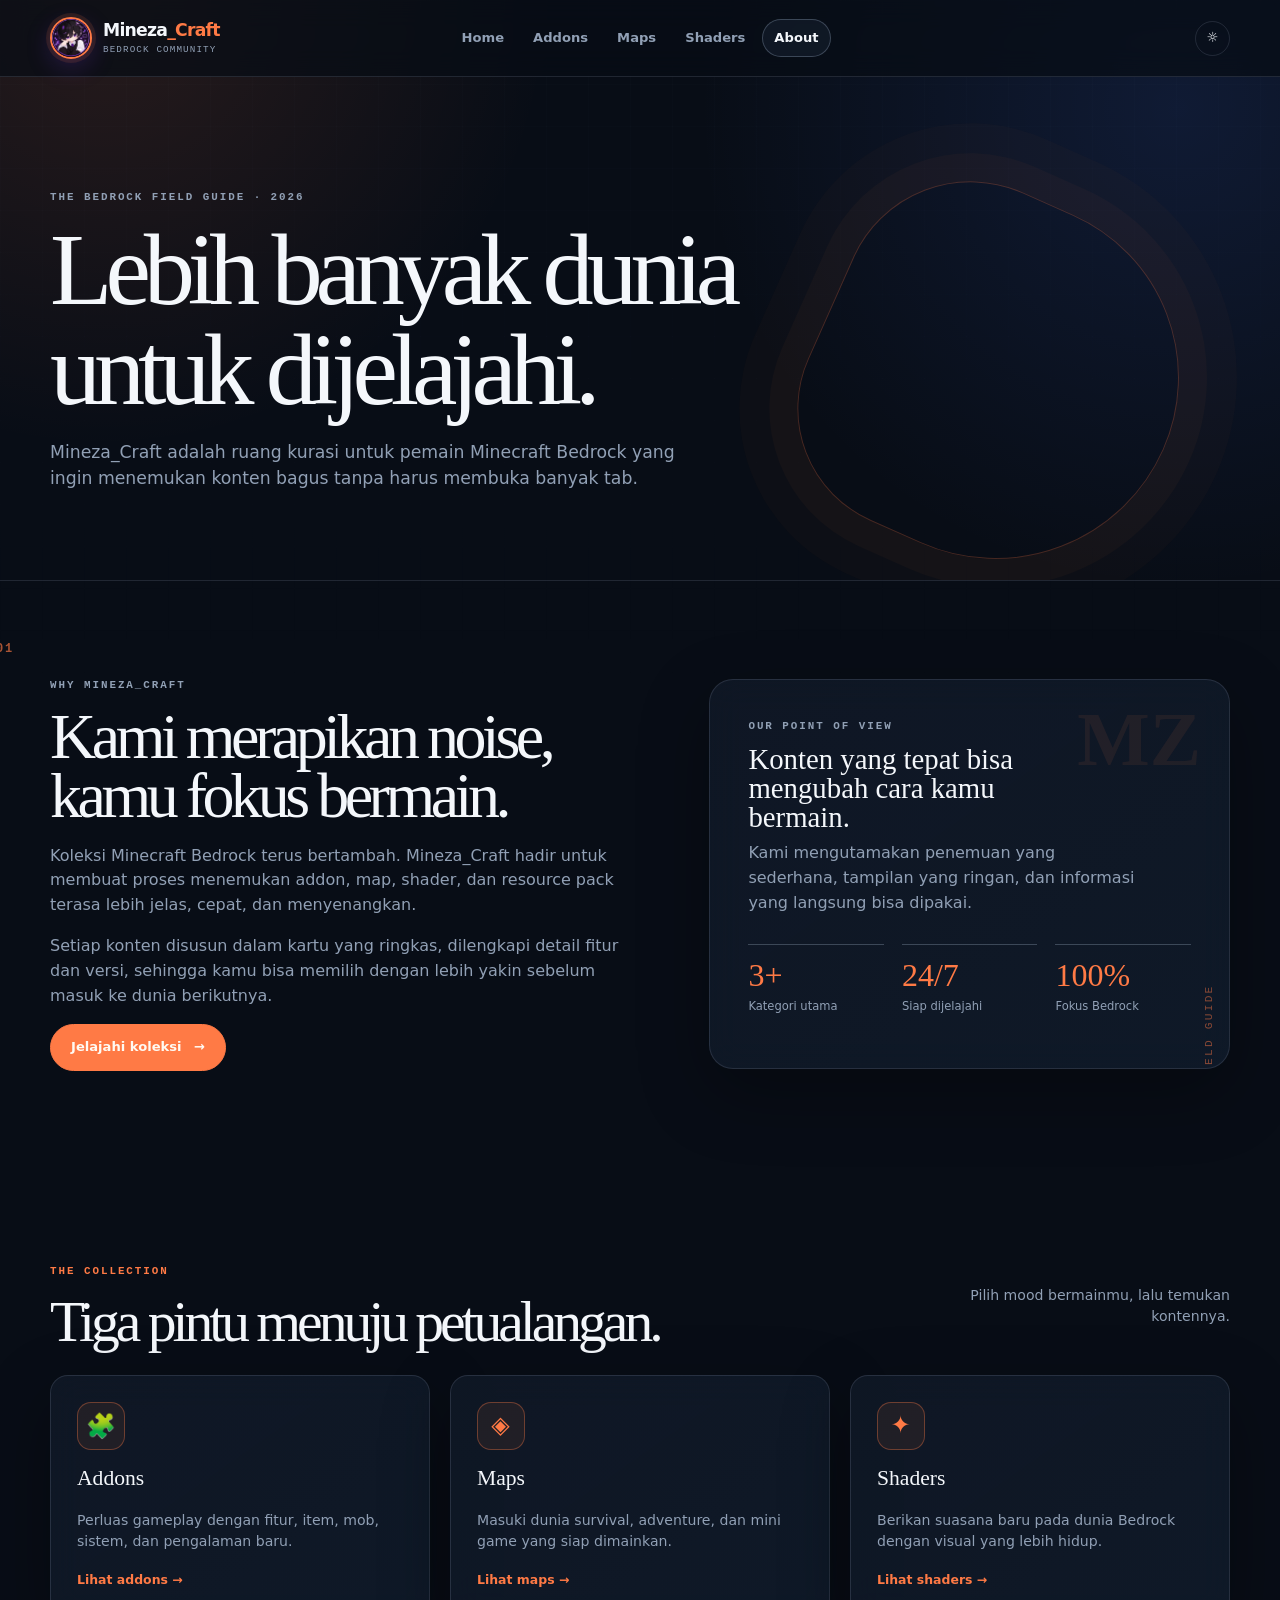
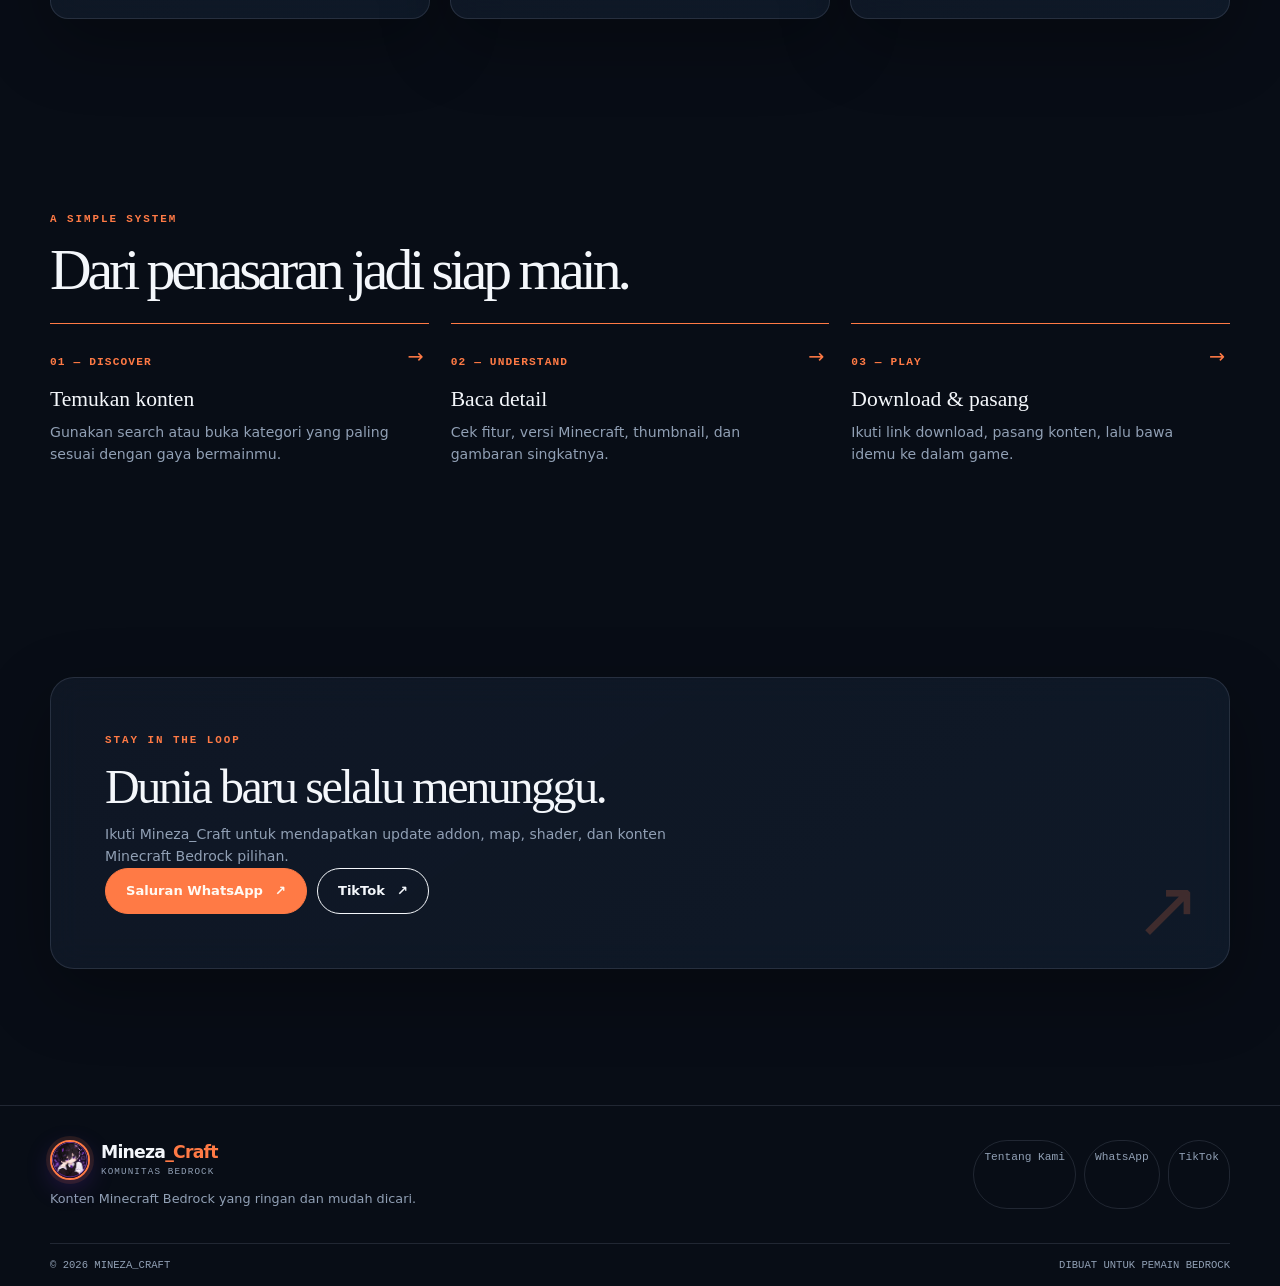
<file: about.html>
<!doctype html>
<html lang="id">
  <head>
    <meta charset="UTF-8" />
    <meta name="viewport" content="width=device-width,initial-scale=1" />
    <meta name="description" content="Tentang Mineza_Craft — ruang kurasi konten Minecraft Bedrock." />
    <title>About | Mineza_Craft</title>
    <link rel="stylesheet" href="style.css" />
  </head>
  <body data-page="about">
    <header class="site-header">
      <div class="container nav-wrap">
        <a class="brand" href="index.html">
          <span class="brand-logo" aria-hidden="true"><img src="assets/mineza-logo.jpg" alt="Mineza_Craft logo" /></span>
          <span class="brand-text"><strong>Mineza<span>_Craft</span></strong><small>Bedrock Community</small></span>
        </a>
        <nav class="site-nav" aria-label="Navigasi">
          <a data-page-link href="index.html">Home</a><a data-page-link href="addons.html">Addons</a><a data-page-link href="maps.html">Maps</a><a data-page-link href="shaders.html">Shaders</a><a data-page-link href="about.html">About</a>
        </nav>
        <div class="nav-actions">
          <button class="theme-toggle" type="button" aria-label="Ganti tema" aria-pressed="false"></button>
          <button class="menu-toggle" type="button" aria-label="Buka menu" aria-expanded="false"><span></span><span></span><span></span></button>
        </div>
      </div>
    </header>

    <main>
      <section class="page-banner">
        <div class="container">
          <p class="eyebrow">THE BEDROCK FIELD GUIDE · 2026</p>
          <h1>Lebih banyak dunia untuk dijelajahi.</h1>
          <p>Mineza_Craft adalah ruang kurasi untuk pemain Minecraft Bedrock yang ingin menemukan konten bagus tanpa harus membuka banyak tab.</p>
        </div>
      </section>

      <section class="section container">
        <div class="about-layout">
          <div class="about-copy">
            <p class="eyebrow">WHY MINEZA_CRAFT</p>
            <h2>Kami merapikan noise, kamu fokus bermain.</h2>
            <p>Koleksi Minecraft Bedrock terus bertambah. Mineza_Craft hadir untuk membuat proses menemukan addon, map, shader, dan resource pack terasa lebih jelas, cepat, dan menyenangkan.</p>
            <p>Setiap konten disusun dalam kartu yang ringkas, dilengkapi detail fitur dan versi, sehingga kamu bisa memilih dengan lebih yakin sebelum masuk ke dunia berikutnya.</p>
            <a class="button button-primary" href="addons.html">Jelajahi koleksi <span>→</span></a>
          </div>
          <aside class="about-hero-card">
            <p class="eyebrow">OUR POINT OF VIEW</p>
            <h3>Konten yang tepat bisa mengubah cara kamu bermain.</h3>
            <p>Kami mengutamakan penemuan yang sederhana, tampilan yang ringan, dan informasi yang langsung bisa dipakai.</p>
            <div class="about-stats">
              <div class="about-stat"><strong>3+</strong><span>Kategori utama</span></div>
              <div class="about-stat"><strong>24/7</strong><span>Siap dijelajahi</span></div>
              <div class="about-stat"><strong>100%</strong><span>Fokus Bedrock</span></div>
            </div>
          </aside>
        </div>
      </section>

      <section class="section container">
        <div class="section-heading"><div><p class="eyebrow">THE COLLECTION</p><h2>Tiga pintu menuju petualangan.</h2></div><p class="section-note">Pilih mood bermainmu, lalu temukan kontennya.</p></div>
        <div class="about-cards">
          <article class="about-card"><div class="about-card-icon">🧩</div><h3>Addons</h3><p>Perluas gameplay dengan fitur, item, mob, sistem, dan pengalaman baru.</p><a href="addons.html">Lihat addons →</a></article>
          <article class="about-card"><div class="about-card-icon">◈</div><h3>Maps</h3><p>Masuki dunia survival, adventure, dan mini game yang siap dimainkan.</p><a href="maps.html">Lihat maps →</a></article>
          <article class="about-card"><div class="about-card-icon">✦</div><h3>Shaders</h3><p>Berikan suasana baru pada dunia Bedrock dengan visual yang lebih hidup.</p><a href="shaders.html">Lihat shaders →</a></article>
        </div>
      </section>

      <section class="section container">
        <div class="section-heading"><div><p class="eyebrow">A SIMPLE SYSTEM</p><h2>Dari penasaran jadi siap main.</h2></div></div>
        <div class="about-process">
          <article class="process-step"><b>01 — DISCOVER</b><h3>Temukan konten</h3><p>Gunakan search atau buka kategori yang paling sesuai dengan gaya bermainmu.</p></article>
          <article class="process-step"><b>02 — UNDERSTAND</b><h3>Baca detail</h3><p>Cek fitur, versi Minecraft, thumbnail, dan gambaran singkatnya.</p></article>
          <article class="process-step"><b>03 — PLAY</b><h3>Download & pasang</h3><p>Ikuti link download, pasang konten, lalu bawa idemu ke dalam game.</p></article>
        </div>
      </section>

      <section class="section container">
        <div class="community-box"><p class="eyebrow">STAY IN THE LOOP</p><h2>Dunia baru selalu menunggu.</h2><p class="section-note" style="text-align:left;max-width:600px">Ikuti Mineza_Craft untuk mendapatkan update addon, map, shader, dan konten Minecraft Bedrock pilihan.</p><div class="community-buttons"><a class="button button-primary" href="https://whatsapp.com/channel/0029Vb12716GZNCsfxlUix3G" target="_blank" rel="noopener">Saluran WhatsApp <span>↗</span></a><a class="button" href="https://www.tiktok.com/@danzxd_real" target="_blank" rel="noopener">TikTok <span>↗</span></a></div></div>
      </section>
    </main>

    <footer class="site-footer">
      <div class="container footer-grid"><div><a class="brand footer-brand" href="index.html"><span class="brand-logo" aria-hidden="true"><img src="assets/mineza-logo.jpg" alt="Mineza_Craft logo" /></span><span class="brand-text"><strong>Mineza<span>_Craft</span></strong><small>Komunitas Bedrock</small></span></a><p>Konten Minecraft Bedrock yang ringan dan mudah dicari.</p></div><div class="footer-links"><a href="about.html">Tentang Kami</a><a href="https://whatsapp.com/channel/0029Vb12716GZNCsfxlUix3G" target="_blank" rel="noopener">WhatsApp</a><a href="https://www.tiktok.com/@danzxd_real" target="_blank" rel="noopener">TikTok</a></div></div>
      <div class="container footer-bottom"><span>© 2026 Mineza_Craft</span><span>Dibuat untuk pemain Bedrock</span></div>
    </footer>
    <script src="data.js"></script><script src="script.js"></script>
  </body>
</html>
</file>
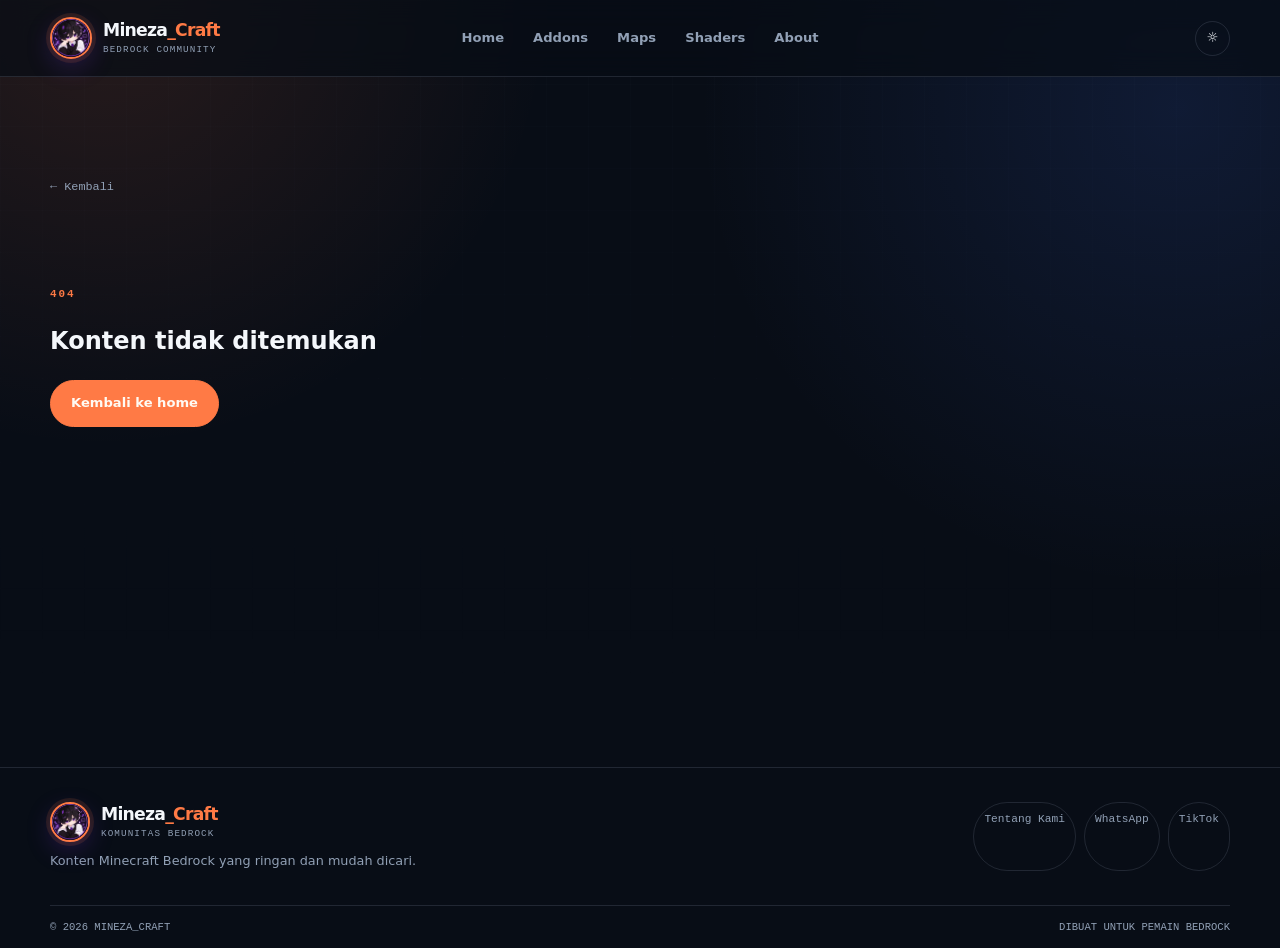
<file: detail.html>
<!doctype html>
<html lang="id">
  <head>
    <meta charset="UTF-8" />
    <meta name="viewport" content="width=device-width,initial-scale=1" />
    <meta name="description" content="Detail konten Minecraft Bedrock." />
    <title>Detail Konten | Mineza_Craft</title>
    <link rel="stylesheet" href="style.css" />
  </head>
  <body data-page="detail">
    <header class="site-header">
      <div class="container nav-wrap">
        <a class="brand" href="index.html"
          ><span class="brand-logo" aria-hidden="true"><img src="assets/mineza-logo.jpg" alt="Mineza_Craft logo" /></span
          ><span class="brand-text"
            ><strong>Mineza<span>_Craft</span></strong
            ><small>Bedrock Community</small></span
          ></a
        >
        <nav class="site-nav">
          <a data-page-link href="index.html">Home</a
          ><a data-page-link href="addons.html">Addons</a
          ><a data-page-link href="maps.html">Maps</a
          ><a data-page-link href="shaders.html">Shaders</a
          ><a data-page-link href="about.html">About</a>
        </nav>
        <div class="nav-actions">
          <button
            class="theme-toggle"
            type="button"
            aria-label="Ganti tema"
            aria-pressed="false"
          ></button
          ><button
            class="menu-toggle"
            type="button"
            aria-label="Buka menu"
            aria-expanded="false"
          >
            <span></span><span></span><span></span>
          </button>
        </div>
      </div>
    </header>
    <main>
      <section class="section container detail-section">
        <a class="back-link" href="javascript:history.back()">← Kembali</a>
        <div
          id="detail-content"
          class="detail-content"
          aria-live="polite"
        ></div>
      </section>
    </main>
    <footer class="site-footer">
      <div class="container footer-grid">
        <div>
          <a class="brand footer-brand" href="index.html"
            ><span class="brand-logo" aria-hidden="true"><img src="assets/mineza-logo.jpg" alt="Mineza_Craft logo" /></span
            ><span class="brand-text"
              ><strong>Mineza<span>_Craft</span></strong
              ><small>Komunitas Bedrock</small></span
            ></a
          >
          <p>Konten Minecraft Bedrock yang ringan dan mudah dicari.</p>
        </div>
        <div class="footer-links">
          <a href="about.html">Tentang Kami</a
          ><a href="https://whatsapp.com/channel/0029Vb12716GZNCsfxlUix3G"
            >WhatsApp</a
          ><a href="https://www.tiktok.com/@danzxd_real">TikTok</a>
        </div>
      </div>
      <div class="container footer-bottom">
        <span>© 2026 Mineza_Craft</span
        ><span>Dibuat untuk pemain Bedrock</span>
      </div>
    </footer>
    <script src="data.js"></script>
    <script src="script.js"></script>
  </body>
</html>
</file>
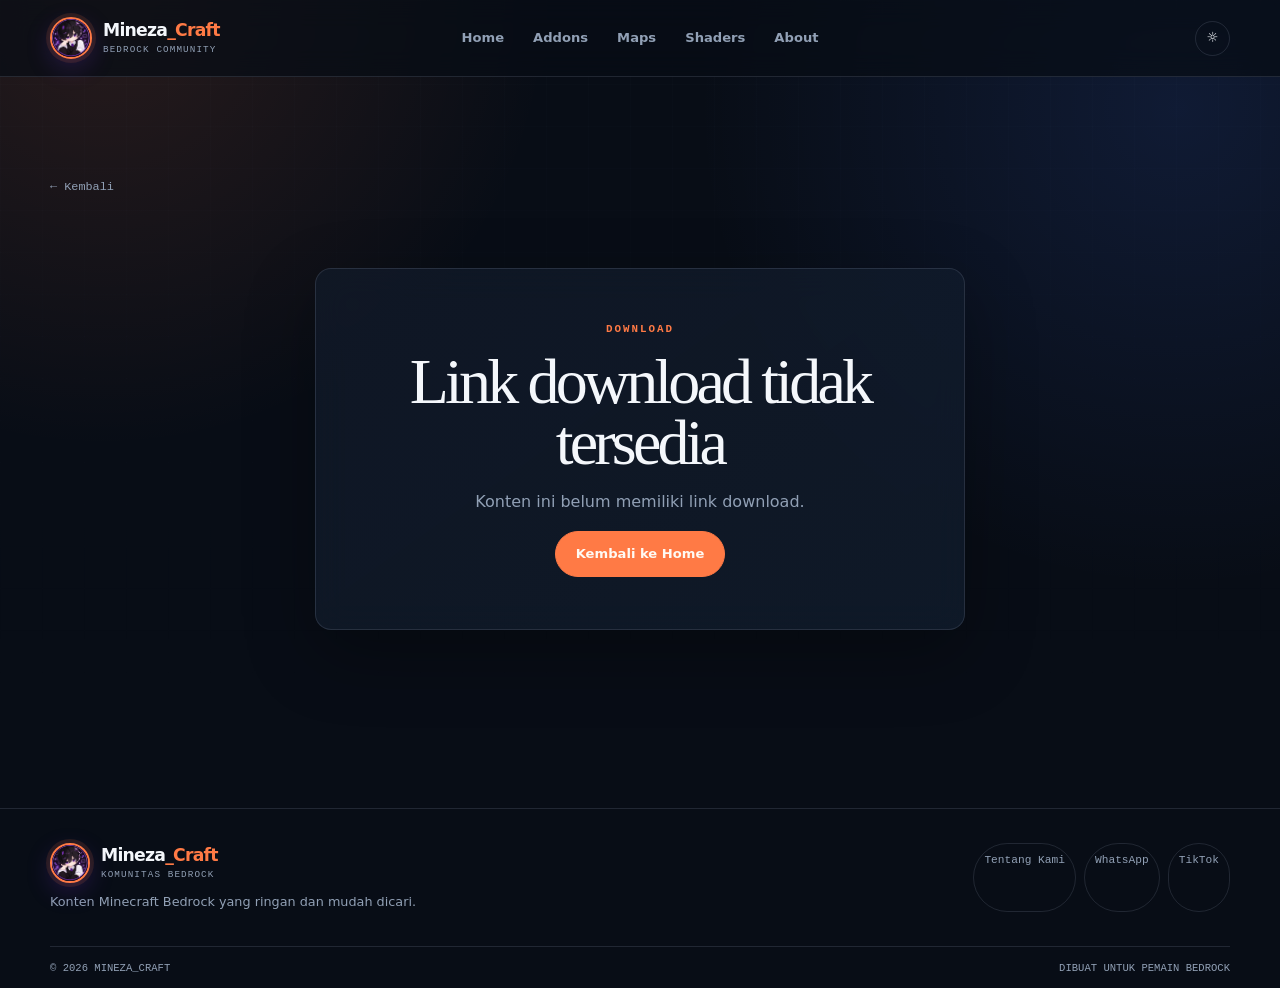
<file: download.html>
<!doctype html>
<html lang="id">
  <head>
    <meta charset="UTF-8" />
    <meta name="viewport" content="width=device-width,initial-scale=1" />
    <meta
      name="description"
      content="Halaman download konten Minecraft Bedrock Mineza_Craft."
    />
    <title>Download | Mineza_Craft</title>
    <link rel="stylesheet" href="style.css" />
  </head>
  <body data-page="download">
    <header class="site-header">
      <div class="container nav-wrap">
        <a class="brand" href="index.html"
          ><span class="brand-logo" aria-hidden="true"><img src="assets/mineza-logo.jpg" alt="Mineza_Craft logo" /></span>
<span class="brand-text"
            ><strong>Mineza<span>_Craft</span></strong
            ><small>Bedrock Community</small></span
          ></a
        >
        <nav class="site-nav" aria-label="Navigasi">
          <a data-page-link href="index.html">Home</a
          ><a data-page-link href="addons.html">Addons</a
          ><a data-page-link href="maps.html">Maps</a
          ><a data-page-link href="shaders.html">Shaders</a
          ><a data-page-link href="about.html">About</a>
        </nav>
        <div class="nav-actions">
          <button
            class="theme-toggle"
            type="button"
            aria-label="Ganti tema"
            aria-pressed="false"
          ></button
          ><button
            class="menu-toggle"
            type="button"
            aria-label="Buka menu"
            aria-expanded="false"
          >
            <span></span><span></span><span></span>
          </button>
        </div>
      </div>
    </header>
    <main>
      <section class="section container download-section">
        <a class="back-link" href="javascript:history.back()">← Kembali</a>
        <div
          id="download-content"
          class="download-card"
          aria-live="polite"
        ></div>
      </section>
    </main>
    <footer class="site-footer">
      <div class="container footer-grid">
        <div>
          <a class="brand footer-brand" href="index.html"
            ><span class="brand-logo" aria-hidden="true"><img src="assets/mineza-logo.jpg" alt="Mineza_Craft logo" /></span>
<span class="brand-text"
              ><strong>Mineza<span>_Craft</span></strong
              ><small>Komunitas Bedrock</small></span
            ></a
          >
          <p>Konten Minecraft Bedrock yang ringan dan mudah dicari.</p>
        </div>
        <div class="footer-links">
          <a href="about.html">Tentang Kami</a
          ><a href="https://whatsapp.com/channel/0029Vb12716GZNCsfxlUix3G"
            >WhatsApp</a
          ><a href="https://www.tiktok.com/@danzxd_real">TikTok</a>
        </div>
      </div>
      <div class="container footer-bottom">
        <span>© 2026 Mineza_Craft</span
        ><span>Dibuat untuk pemain Bedrock</span>
      </div>
    </footer>
    <script src="data.js"></script>
    <script src="script.js"></script>
  </body>
</html>
</file>
<file: style.css>
:root {
  --bg: #f4f0e8;
  --surface: #fffdf8;
  --surface-2: #e7e1d6;
  --line: #d4cbbd;
  --line-strong: #b8ad9d;
  --text: #24231f;
  --muted: #706b62;
  --accent: #e4572e;
  --accent-dark: #ad351d;
  --ink-soft: #3e4038;
  --shadow: 0 16px 40px rgba(70, 57, 39, 0.08);
  --radius: 6px;
}
html[data-theme="light"] { --bg: #f4f0e8; --surface: #fffdf8; --surface-2: #e7e1d6; --line: #d4cbbd; --line-strong: #b8ad9d; --text: #24231f; --muted: #706b62; --accent: #e4572e; --accent-dark: #ad351d; --ink-soft: #3e4038; --shadow: 0 16px 40px rgba(70,57,39,.08); }
html[data-theme="dark"] { --bg:#1d211f; --surface:#252a27; --surface-2:#303632; --line:#424841; --line-strong:#5b6259; --text:#f5f1e8; --muted:#a7aaa0; --accent:#f2754e; --accent-dark:#ff9671; --ink-soft:#d7d4ca; --shadow:0 16px 40px rgba(0,0,0,.18); }
* { box-sizing:border-box; }
html { scroll-behavior:smooth; }
body { margin:0; background:var(--bg); color:var(--text); font-family:Inter, ui-sans-serif, system-ui, -apple-system, "Segoe UI", sans-serif; line-height:1.55; }
body::selection { background:var(--accent); color:#fff; }
a { color:inherit; text-decoration:none; }
img { display:block; max-width:100%; }
button, input { font:inherit; }
.container { width:min(1180px, calc(100% - 48px)); margin:auto; }
.sr-only { position:absolute; width:1px; height:1px; padding:0; overflow:hidden; clip:rect(0,0,0,0); white-space:nowrap; border:0; }
.site-header { position:sticky; top:0; z-index:20; background:color-mix(in srgb, var(--bg) 92%, transparent); backdrop-filter:blur(14px); border-bottom:1px solid var(--line); }
.nav-wrap { min-height:76px; display:grid; grid-template-columns:1fr auto 1fr; align-items:center; gap:24px; }
.brand { display:inline-flex; align-items:center; gap:11px; width:max-content; }
.brand-logo { position:relative; display:grid; place-items:center; width:35px; height:35px; border:2px solid var(--text); border-radius:50%; color:var(--accent); font-size:.95rem; font-weight:900; overflow:hidden; }
.brand-logo::before { content:""; width:11px; height:11px; background:var(--accent); transform:rotate(45deg); }
.brand-logo::after { content:""; position:absolute; width:47px; height:2px; background:var(--text); transform:rotate(-45deg); opacity:.35; }
.logo-ring, .logo-spark { display:none; }
.brand-text { display:grid; line-height:1.03; }
.brand-text strong { font-size:1.08rem; letter-spacing:-.045em; }
.brand-text strong span { color:var(--accent); }
.brand-text small { margin-top:5px; color:var(--muted); font-family:ui-monospace, SFMono-Regular, Menlo, monospace; font-size:.58rem; letter-spacing:.12em; text-transform:uppercase; }
.site-nav { grid-column:2; display:flex; align-items:center; gap:5px; }
.site-nav a { padding:8px 11px; color:var(--muted); font-size:.82rem; font-weight:650; border-bottom:1px solid transparent; transition:color .2s,border-color .2s; }
.site-nav a:hover, .site-nav a.active { color:var(--text); border-bottom-color:var(--accent); }
.nav-actions { grid-column:3; display:flex; justify-content:end; gap:8px; }
.theme-toggle, .menu-toggle { border:1px solid var(--line); background:transparent; color:var(--text); border-radius:50%; cursor:pointer; }
.theme-toggle { width:35px; height:35px; font-size:.85rem; }
.theme-toggle::after { content:"☼"; }
.theme-toggle[aria-pressed="true"]::after { content:"◐"; }
.menu-toggle { display:none; padding:8px; border-radius:4px; }
.menu-toggle span { display:block; width:21px; height:2px; margin:4px; background:currentColor; }
.hero { position:relative; overflow:hidden; border-bottom:1px solid var(--line); background:var(--surface); }
.hero::before { content:""; position:absolute; inset:0; opacity:.4; pointer-events:none; background-image:linear-gradient(var(--line) 1px,transparent 1px),linear-gradient(90deg,var(--line) 1px,transparent 1px); background-size:36px 36px; mask-image:linear-gradient(90deg, black, transparent 70%); }
.hero-content { position:relative; min-height:560px; display:flex; align-items:center; }
.hero-copy { width:100%; padding:92px 0 82px; }
.eyebrow { margin:0 0 14px; color:var(--accent); font-family:ui-monospace, SFMono-Regular, Menlo, monospace; font-size:.68rem; font-weight:800; letter-spacing:.13em; text-transform:uppercase; }
.typing-title { max-width:800px; margin:0 0 16px; font-family:Georgia, "Times New Roman", serif; font-size:clamp(3.8rem, 10vw, 8.8rem); font-weight:500; line-height:.88; letter-spacing:-.08em; }
.hero-title { max-width:560px; margin:0 0 16px; color:var(--ink-soft); font-size:clamp(1.15rem,2vw,1.45rem); font-weight:700; letter-spacing:-.03em; }
.hero-text { max-width:530px; margin:0 0 28px; color:var(--muted); font-size:1rem; }
.home-search { position:absolute; right:0; top:34px; width:min(360px,40%); }
.search-box { display:flex; align-items:center; gap:10px; padding:0 13px; border:1px solid var(--line-strong); border-radius:4px; background:var(--surface); color:var(--muted); }
.search-box:focus-within { border-color:var(--accent); box-shadow:0 0 0 3px color-mix(in srgb,var(--accent) 14%,transparent); }
.search-box input { width:100%; padding:12px 0; border:0; outline:0; background:transparent; color:var(--text); }
.search-box input::placeholder { color:var(--muted); }
.button { display:inline-flex; align-items:center; gap:12px; padding:12px 17px; border:1px solid var(--text); border-radius:3px; font-size:.82rem; font-weight:800; transition:transform .2s,background .2s,color .2s; }
.button:hover { transform:translateY(-2px); }
.button-primary { border-color:var(--accent); background:var(--accent); color:#fffaf3; }
.button-primary:hover { background:var(--accent-dark); border-color:var(--accent-dark); }
.section { padding:82px 0; }
.content-section + .content-section { padding-top:0; }
.section-heading { display:flex; justify-content:space-between; align-items:end; gap:24px; margin-bottom:25px; }
.section-heading h2, .page-banner h1 { margin:0; font-family:Georgia, "Times New Roman", serif; font-size:clamp(2rem,4.5vw,3.75rem); font-weight:500; line-height:.98; letter-spacing:-.06em; }
.section-note, .page-banner p { color:var(--muted); }
.section-note { max-width:320px; margin:0; font-size:.88rem; text-align:right; }
.page-banner { padding:78px 0 64px; border-bottom:1px solid var(--line); background:var(--surface); }
.page-banner p:last-child { max-width:610px; margin:18px 0 0; font-size:1rem; }
.toolbar { display:flex; align-items:center; justify-content:space-between; gap:16px; margin-bottom:24px; padding-bottom:16px; border-bottom:1px solid var(--line); }
.toolbar .search-box { width:min(100%,420px); }
.result-count { color:var(--muted); font-family:ui-monospace, SFMono-Regular, Menlo, monospace; font-size:.72rem; text-transform:uppercase; }
.slider-shell { position:relative; }
.card-grid { display:grid; grid-template-columns:repeat(3,minmax(0,1fr)); gap:22px; }
.card-slider { display:flex; overflow-x:auto; scroll-snap-type:x mandatory; gap:18px; padding:3px 2px 18px; scrollbar-width:thin; }
.card-slider .content-card { flex:0 0 min(350px,82vw); scroll-snap-align:start; }
.content-card { overflow:hidden; display:flex; flex-direction:column; min-width:0; border:1px solid var(--line); border-radius:var(--radius); background:var(--surface); box-shadow:none; transition:transform .2s,border-color .2s,box-shadow .2s; }
.content-card:hover { transform:translateY(-5px); border-color:var(--accent); box-shadow:var(--shadow); }
.card-image { position:relative; display:grid; place-items:center; height:205px; overflow:hidden; background:var(--surface-2); }
.card-image::after { content:""; position:absolute; inset:0; border:1px solid rgba(255,255,255,.08); pointer-events:none; }
.card-image img { width:100%; height:100%; object-fit:cover; transition:transform .5s; }
.content-card:hover .card-image img { transform:scale(1.035); }
.card-body { display:flex; flex:1; flex-direction:column; padding:19px 19px 17px; }
.card-topline { display:flex; justify-content:space-between; align-items:center; gap:8px; margin-bottom:13px; }
.tag { display:inline-flex; padding:4px 7px; border:1px solid color-mix(in srgb,var(--accent) 55%,transparent); border-radius:2px; color:var(--accent); font-family:ui-monospace, SFMono-Regular, Menlo, monospace; font-size:.62rem; font-weight:800; letter-spacing:.09em; text-transform:uppercase; }
.version { max-width:52%; overflow:hidden; color:var(--muted); font-family:ui-monospace, SFMono-Regular, Menlo, monospace; font-size:.68rem; text-overflow:ellipsis; white-space:nowrap; }
.content-card h3 { margin:0 0 8px; font-family:Georgia, "Times New Roman", serif; font-size:1.4rem; font-weight:500; line-height:1.05; letter-spacing:-.04em; }
.content-card p { margin:0 0 18px; color:var(--muted); font-size:.84rem; }
.card-link { margin-top:auto; color:var(--accent); font-size:.78rem; font-weight:850; }
.slider-controls { display:flex; justify-content:end; gap:6px; margin-top:4px; }
.slider-controls button { width:34px; height:30px; border:1px solid var(--line); border-radius:3px; background:transparent; color:var(--text); cursor:pointer; }
.slider-controls button:hover { border-color:var(--accent); color:var(--accent); }
.empty-state { grid-column:1/-1; padding:35px; border:1px dashed var(--line-strong); border-radius:var(--radius); color:var(--muted); text-align:center; }
.image-placeholder { display:none; color:var(--muted); font-size:.82rem; }
.image-failed .image-placeholder { display:block; }
.image-failed img { display:none; }
.tutorial-section { border-top:1px solid var(--line); border-bottom:1px solid var(--line); background:var(--surface); }
.video-frame { position:relative; overflow:hidden; width:100%; aspect-ratio:16/9; border:1px solid var(--line); border-radius:var(--radius); background:var(--surface-2); }
.video-frame iframe { width:100%; height:100%; border:0; }
.community-box { position:relative; overflow:hidden; padding:34px; border:1px solid var(--line-strong); border-radius:var(--radius); background:var(--surface); }
.community-box::after { content:"↗"; position:absolute; right:28px; bottom:18px; color:var(--accent); font-family:Georgia,serif; font-size:5rem; line-height:1; opacity:.2; }
.community-box h2 { max-width:560px; margin:0 0 13px; font-family:Georgia,serif; font-size:clamp(1.8rem,4vw,3rem); font-weight:500; line-height:1; letter-spacing:-.05em; }
.detail-section { min-height:650px; }
.back-link { display:inline-block; margin-bottom:30px; color:var(--muted); font-family:ui-monospace, SFMono-Regular, Menlo, monospace; font-size:.74rem; }
.back-link:hover { color:var(--accent); }
.detail-content { display:grid; grid-template-columns:minmax(280px,.85fr) 1.15fr; gap:46px; align-items:start; }
.detail-image { min-height:390px; display:grid; place-items:center; overflow:hidden; border:1px solid var(--line); border-radius:var(--radius); background:var(--surface-2); }
.detail-image img { width:100%; height:100%; min-height:390px; object-fit:cover; }
.detail-copy h1 { margin:14px 0 26px; font-family:Georgia,serif; font-size:clamp(2.6rem,6vw,5.5rem); font-weight:500; line-height:.9; letter-spacing:-.07em; }
.detail-panels { display:grid; gap:10px; margin-bottom:22px; }
.info-panel { padding:17px 0; border-top:1px solid var(--line); }
.info-panel:last-child { border-bottom:1px solid var(--line); }
.panel-label { display:block; margin-bottom:7px; color:var(--accent); font-family:ui-monospace, SFMono-Regular, Menlo, monospace; font-size:.65rem; font-weight:800; letter-spacing:.1em; text-transform:uppercase; }
.info-panel strong,.info-panel p { margin:0; }
.info-panel p,.feature-list { color:var(--muted); }
.feature-list { margin:0; padding-left:18px; }
.feature-list li { margin:4px 0; }
.not-found { padding:60px 0; }
.about-layout { display:grid; grid-template-columns:1.05fr .95fr; gap:60px; align-items:center; }
.about-copy { max-width:650px; }
.about-copy h2 { margin:0 0 18px; font-family:Georgia,serif; font-size:clamp(2.5rem,5vw,4.5rem); font-weight:500; line-height:.92; letter-spacing:-.07em; }
.about-copy p { color:var(--muted); }
.about-hero-card { position:relative; overflow:hidden; padding:32px; border:1px solid var(--line-strong); border-radius:var(--radius); background:var(--surface); }
.about-hero-card::after { content:"FIELD GUIDE"; position:absolute; right:-30px; bottom:25px; color:var(--accent); font-family:ui-monospace,monospace; font-size:.7rem; letter-spacing:.2em; transform:rotate(-90deg); opacity:.5; }
.about-hero-card h3 { max-width:340px; margin:10px 0; font-family:Georgia,serif; font-size:1.8rem; font-weight:500; line-height:1; }
.about-hero-card p { position:relative; z-index:1; max-width:390px; margin:0; color:var(--muted); }
.about-stats { display:grid; grid-template-columns:repeat(3,1fr); gap:10px; margin-top:28px; }
.about-stat { padding:14px 0; border-top:1px solid var(--line); }
.about-stat strong { display:block; color:var(--accent); font-family:Georgia,serif; font-size:1.6rem; font-weight:500; line-height:1; }
.about-stat span { display:block; margin-top:7px; color:var(--muted); font-size:.72rem; }
.about-cards { display:grid; grid-template-columns:repeat(3,1fr); gap:16px; }
.about-card { padding:22px; border:1px solid var(--line); border-radius:var(--radius); background:var(--surface); transition:transform .2s,border-color .2s; }
.about-card:hover { transform:translateY(-4px); border-color:var(--accent); }
.about-card-icon { color:var(--accent); font-size:1.5rem; filter:grayscale(1); }
.about-card h3 { margin:12px 0 5px; font-family:Georgia,serif; font-size:1.35rem; font-weight:500; }
.about-card p { color:var(--muted); font-size:.88rem; }
.about-card a { color:var(--accent); font-size:.78rem; font-weight:800; }
.about-process { display:grid; grid-template-columns:repeat(3,1fr); gap:22px; }
.process-step { padding:19px 0; border-top:2px solid var(--accent); }
.process-step b { color:var(--accent); font-family:ui-monospace,monospace; font-size:.7rem; letter-spacing:.1em; }
.process-step h3 { margin:10px 0 5px; font-family:Georgia,serif; font-size:1.35rem; font-weight:500; }
.process-step p { margin:0; color:var(--muted); font-size:.88rem; }
.community-buttons { display:flex; gap:10px; flex-wrap:wrap; }
.site-footer { margin-top:20px; border-top:1px solid var(--line); background:var(--surface); }
.footer-grid { display:flex; justify-content:space-between; gap:25px; padding:34px 0; }
.footer-brand { margin-bottom:9px; }
.footer-grid p { margin:0; color:var(--muted); font-size:.8rem; }
.footer-links { display:flex; gap:8px; flex-wrap:wrap; justify-content:end; }
.footer-links a { padding:8px 10px; border:1px solid var(--line); border-radius:3px; color:var(--muted); font-family:ui-monospace,monospace; font-size:.7rem; }
.footer-links a:hover { color:var(--accent); border-color:var(--accent); }
.footer-bottom { display:flex; justify-content:space-between; gap:16px; padding:13px 0; border-top:1px solid var(--line); color:var(--muted); font-family:ui-monospace,monospace; font-size:.66rem; text-transform:uppercase; }
.download-section { min-height:620px; }
.download-card { width:min(100%,650px); margin:42px auto; padding:clamp(24px,6vw,52px); border:1px solid var(--line-strong); border-radius:var(--radius); background:var(--surface); text-align:center; }
.download-card h1 { margin:14px 0; font-family:Georgia,serif; font-size:clamp(2.2rem,5vw,4rem); font-weight:500; line-height:.95; letter-spacing:-.06em; }
.download-message,.download-status { color:var(--muted); }
.countdown-number { display:grid; place-items:center; width:104px; height:104px; margin:26px auto 18px; border:2px solid var(--accent); border-radius:50%; color:var(--accent); font-family:Georgia,serif; font-size:2.2rem; }
.countdown-track { overflow:hidden; height:3px; margin:0 auto 13px; background:var(--surface-2); }
.countdown-track span { display:block; width:0; height:100%; background:var(--accent); transition:width 1s linear; }
.download-ready { margin-top:10px; }
@media (max-width:820px) {
  .container { width:min(100% - 32px, 680px); }
  .nav-wrap { grid-template-columns:1fr auto; }
  .site-nav { grid-column:1/-1; grid-row:2; display:none; position:absolute; top:75px; left:16px; right:16px; padding:10px; flex-direction:column; align-items:stretch; border:1px solid var(--line); border-radius:4px; background:var(--surface); box-shadow:var(--shadow); }
  .site-nav.open { display:flex; }
  .nav-actions { grid-column:2; grid-row:1; }
  .menu-toggle { display:block; }
  .home-search { position:relative; right:auto; top:auto; width:100%; margin-bottom:34px; }
  .hero-content { display:block; }
  .hero-copy { padding:78px 0 65px; }
  .section-heading { display:block; }
  .section-note { margin-top:11px; text-align:left; }
  .card-grid { grid-template-columns:repeat(2,minmax(0,1fr)); }
  .detail-content,.about-layout { grid-template-columns:1fr; gap:32px; }
  .about-cards { grid-template-columns:1fr 1fr; }
  .footer-grid { display:block; }
  .footer-links { justify-content:start; margin-top:22px; }
}
@media (max-width:540px) {
  .container { width:calc(100% - 24px); }
  .brand-text small { display:none; }
  .typing-title { font-size:clamp(3.6rem,18vw,5.5rem); }
  .card-grid,.about-cards,.about-process { grid-template-columns:1fr; }
  .card-image { height:190px; }
  .detail-image,.detail-image img { min-height:270px; }
  .footer-bottom { display:block; }
  .footer-bottom span { display:block; margin-top:5px; }
  .section { padding:58px 0; }
  .about-stats { gap:8px; }
  .about-stat strong { font-size:1.35rem; }
}
@media (prefers-reduced-motion:reduce) { *,*::before,*::after { scroll-behavior:auto!important; transition:none!important; } }


/* ===== Professional visual refresh ===== */
:root {
  --bg: #080d16;
  --surface: rgba(18, 27, 42, .78);
  --surface-2: #111d2e;
  --line: rgba(148, 163, 184, .18);
  --line-strong: rgba(148, 163, 184, .34);
  --text: #f4f7fb;
  --muted: #91a0b5;
  --accent: #ff7a45;
  --accent-dark: #e85b2a;
  --ink-soft: #d8e1ee;
  --shadow: 0 24px 70px rgba(0, 0, 0, .30);
  --radius: 16px;
}
html[data-theme="light"] {
  --bg: #eef3f8;
  --surface: rgba(255, 255, 255, .78);
  --surface-2: #e4ebf3;
  --line: rgba(49, 72, 98, .16);
  --line-strong: rgba(49, 72, 98, .28);
  --text: #102033;
  --muted: #607086;
  --accent: #ec6333;
  --accent-dark: #c94920;
  --ink-soft: #263b54;
  --shadow: 0 24px 70px rgba(31, 51, 74, .14);
}
html[data-theme="dark"] {
  --bg: #080d16;
  --surface: rgba(18, 27, 42, .78);
  --surface-2: #111d2e;
  --line: rgba(148, 163, 184, .18);
  --line-strong: rgba(148, 163, 184, .34);
  --text: #f4f7fb;
  --muted: #91a0b5;
  --accent: #ff7a45;
  --accent-dark: #e85b2a;
  --ink-soft: #d8e1ee;
  --shadow: 0 24px 70px rgba(0, 0, 0, .30);
}
body {
  background:
    radial-gradient(circle at 8% 0%, rgba(255, 122, 69, .13), transparent 28rem),
    radial-gradient(circle at 92% 12%, rgba(68, 119, 255, .13), transparent 30rem),
    var(--bg);
  background-attachment: fixed;
}
body::before {
  content: "";
  position: fixed;
  inset: 0;
  z-index: -1;
  pointer-events: none;
  opacity: .28;
  background-image: linear-gradient(rgba(148,163,184,.08) 1px, transparent 1px), linear-gradient(90deg, rgba(148,163,184,.08) 1px, transparent 1px);
  background-size: 42px 42px;
  mask-image: linear-gradient(to bottom, black, transparent 86%);
}
.site-header {
  background: color-mix(in srgb, var(--bg) 72%, transparent);
  border-bottom-color: var(--line);
}
.brand-logo { border-color: var(--accent); box-shadow: 0 0 24px rgba(255,122,69,.18); }
.brand-logo::after { background: var(--accent); opacity: .5; }
.site-nav a { border-radius: 999px; border: 1px solid transparent; }
.site-nav a:hover, .site-nav a.active { color: var(--text); border-color: var(--line-strong); background: var(--surface); }
.hero, .page-banner, .tutorial-section, .site-footer { background: transparent; border-color: var(--line); }
.hero { min-height: 600px; }
.hero::before { opacity: .16; mask-image: linear-gradient(90deg, black, transparent 82%); }
.hero::after, .page-banner::after {
  content: "";
  position: absolute;
  width: 360px; height: 360px;
  right: 8%; top: 24%;
  border: 1px solid rgba(255,122,69,.25);
  border-radius: 42% 58% 60% 40%;
  transform: rotate(24deg);
  box-shadow: 0 0 0 28px rgba(255,122,69,.03), 0 0 0 58px rgba(255,122,69,.025);
  pointer-events: none;
}
.hero-copy { padding-top: 120px; }
.typing-title { text-shadow: 0 12px 50px rgba(255,122,69,.12); }
.hero-title { color: var(--text); }
.search-box, .content-card, .community-box, .about-hero-card, .about-card, .download-card {
  border-color: var(--line);
  background: linear-gradient(145deg, color-mix(in srgb, var(--surface) 92%, transparent), color-mix(in srgb, var(--surface-2) 75%, transparent));
  box-shadow: var(--shadow);
  backdrop-filter: blur(16px);
}
.search-box { border-radius: 999px; }
.button { border-radius: 999px; padding-inline: 20px; }
.section { padding: 96px 0; }
.section-heading { align-items: center; }
.section-heading h2, .page-banner h1, .about-copy h2 { letter-spacing: -.07em; }
.eyebrow { letter-spacing: .18em; }
.card-slider { padding: 8px 4px 24px; }
.content-card { border-radius: var(--radius); }
.card-image { height: 218px; background: linear-gradient(135deg, #172943, #0c1421); }
.card-body { padding: 22px; }
.tag { border-radius: 999px; padding-inline: 9px; }
.slider-controls button { border-radius: 999px; }
.page-banner { position: relative; overflow: hidden; padding: 112px 0 88px; }
.page-banner > .container { position: relative; z-index: 1; }
.page-banner h1 { max-width: 760px; font-size: clamp(3rem, 8vw, 6.5rem); }
.page-banner p:last-child { max-width: 650px; font-size: 1.08rem; }
.about-layout { gap: 84px; }
.about-copy { position: relative; }
.about-copy::before { content: "01"; position: absolute; left: -54px; top: -35px; color: var(--accent); font: 700 .75rem ui-monospace, monospace; letter-spacing: .16em; opacity: .65; }
.about-hero-card { padding: 38px; border-radius: 24px; }
.about-hero-card::before { content: "MZ"; position: absolute; right: 28px; top: 22px; color: var(--accent); font: 900 4.8rem/1 Georgia, serif; opacity: .08; }
.about-hero-card::after { color: var(--accent); }
.about-stats { gap: 18px; }
.about-stat { border-top-color: var(--line-strong); }
.about-stat strong { font-size: 2rem; }
.about-cards { gap: 20px; }
.about-card { border-radius: 18px; padding: 26px; }
.about-card:hover { transform: translateY(-7px); box-shadow: var(--shadow); }
.about-card-icon { display: grid; place-items: center; width: 48px; height: 48px; border: 1px solid rgba(255,122,69,.35); border-radius: 14px; background: rgba(255,122,69,.08); filter: none; }
.process-step { position: relative; padding: 24px 20px 20px 0; border-top-width: 1px; }
.process-step::after { content: "→"; position: absolute; right: 5px; top: 18px; color: var(--accent); font-size: 1.2rem; }
.community-box { border-radius: 24px; padding: clamp(28px, 5vw, 54px); }
.site-footer { margin-top: 40px; }
.footer-links a { border-radius: 999px; }
@media (max-width: 820px) {
  .hero { min-height: 0; }
  .hero-copy { padding: 82px 0 74px; }
  .hero::after, .page-banner::after { right: -160px; top: 34%; width: 300px; height: 300px; }
  .about-copy::before { left: 0; top: -28px; }
}

/* User-provided brand logo */
.brand-logo {
  width: 42px;
  height: 42px;
  flex: 0 0 42px;
  border: 2px solid var(--accent);
  border-radius: 50%;
  overflow: hidden;
  background: #100b1b;
  box-shadow: 0 0 0 4px color-mix(in srgb, var(--accent) 12%, transparent), 0 8px 24px rgba(105, 46, 190, .28);
}
.brand-logo::before, .brand-logo::after { content: none; }
.brand-logo img { width: 100%; height: 100%; object-fit: cover; display: block; }
.footer-brand .brand-logo { width: 40px; height: 40px; flex-basis: 40px; }
</file>
